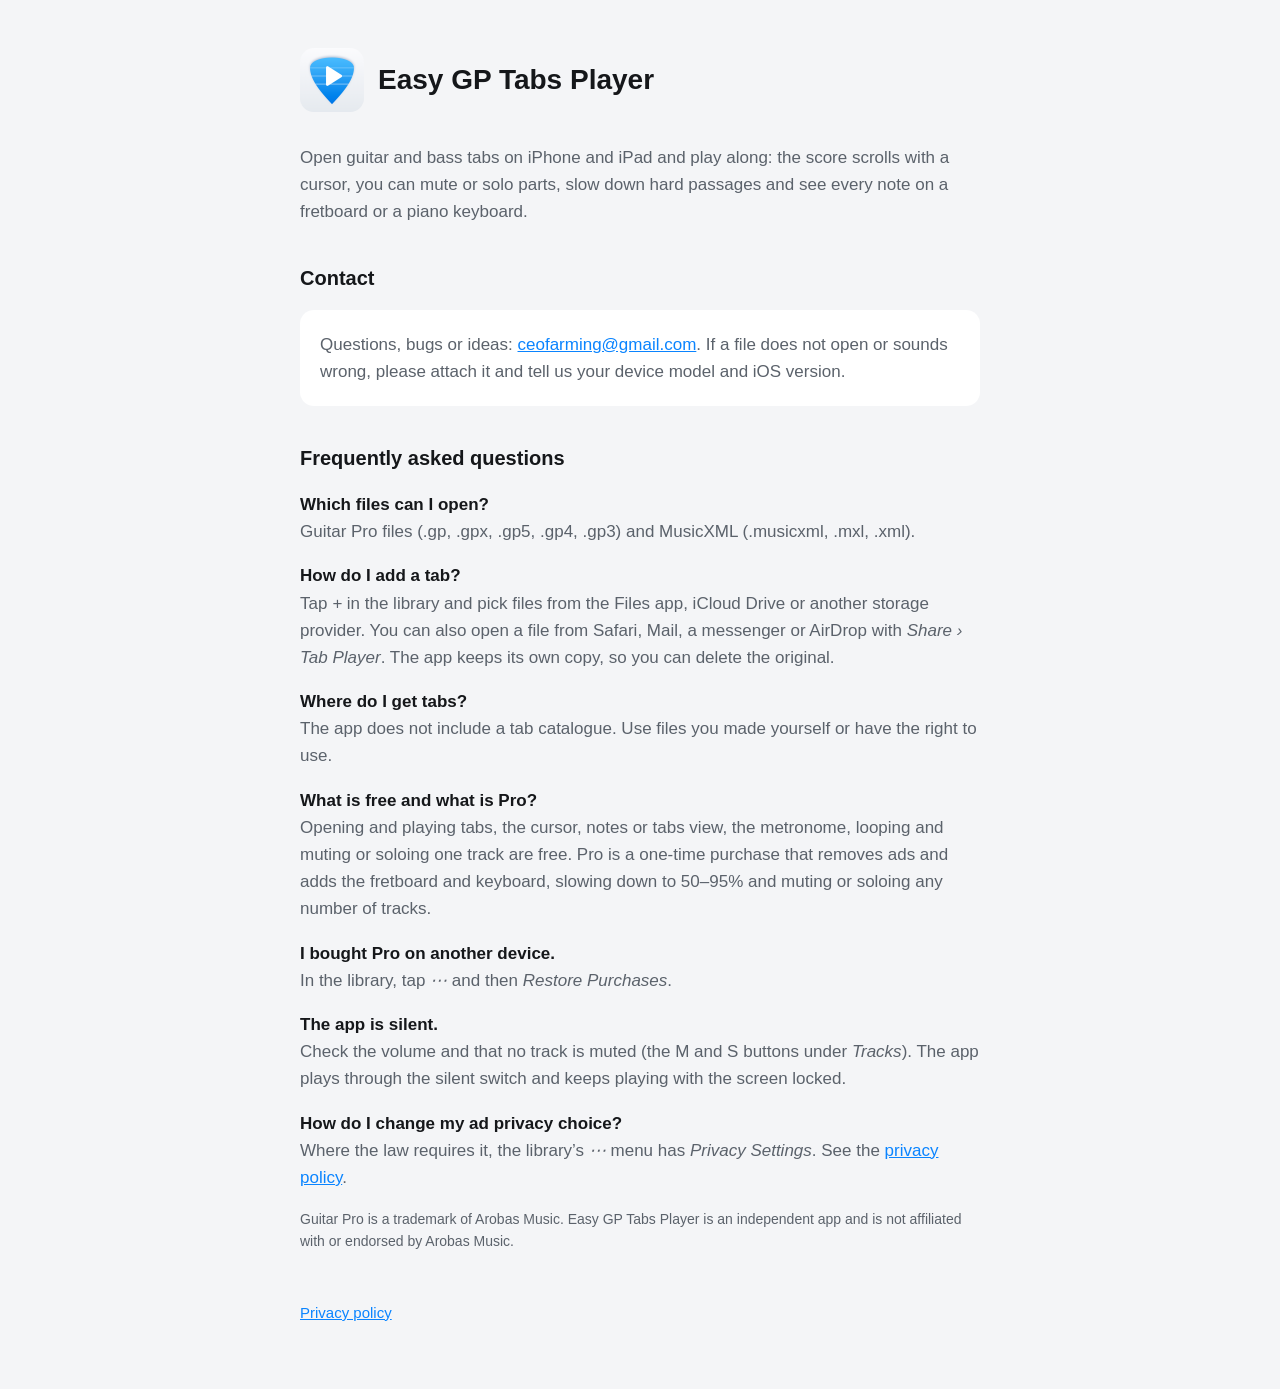
<file: tab-player/index.html>
<!doctype html>
<html lang="en">
<head>
  <meta charset="utf-8">
  <meta name="viewport" content="width=device-width, initial-scale=1">
  <title>Easy GP Tabs Player — Support</title>
  <meta name="description" content="Help and contact for Easy GP Tabs Player for iPhone and iPad.">
  <link rel="stylesheet" href="style.css">
</head>
<body>
<main>
  <header>
    <img src="icon.png" alt="">
    <h1>Easy GP Tabs Player</h1>
  </header>

  <p>Open guitar and bass tabs on iPhone and iPad and play along: the score scrolls with a cursor, you can
  mute or solo parts, slow down hard passages and see every note on a fretboard or a piano keyboard.</p>

  <h2>Contact</h2>
  <div class="card">
    <p>Questions, bugs or ideas: <a href="mailto:ceofarming@gmail.com">ceofarming@gmail.com</a>.
    If a file does not open or sounds wrong, please attach it and tell us your device model and iOS version.</p>
  </div>

  <h2>Frequently asked questions</h2>

  <p><strong>Which files can I open?</strong><br>
  Guitar Pro files (.gp, .gpx, .gp5, .gp4, .gp3) and MusicXML (.musicxml, .mxl, .xml).</p>

  <p><strong>How do I add a tab?</strong><br>
  Tap <em>+</em> in the library and pick files from the Files app, iCloud Drive or another storage provider.
  You can also open a file from Safari, Mail, a messenger or AirDrop with <em>Share › Tab Player</em>.
  The app keeps its own copy, so you can delete the original.</p>

  <p><strong>Where do I get tabs?</strong><br>
  The app does not include a tab catalogue. Use files you made yourself or have the right to use.</p>

  <p><strong>What is free and what is Pro?</strong><br>
  Opening and playing tabs, the cursor, notes or tabs view, the metronome, looping and muting or soloing one
  track are free. Pro is a one-time purchase that removes ads and adds the fretboard and keyboard, slowing down
  to 50–95% and muting or soloing any number of tracks.</p>

  <p><strong>I bought Pro on another device.</strong><br>
  In the library, tap <em>⋯</em> and then <em>Restore Purchases</em>.</p>

  <p><strong>The app is silent.</strong><br>
  Check the volume and that no track is muted (the M and S buttons under <em>Tracks</em>). The app plays through
  the silent switch and keeps playing with the screen locked.</p>

  <p><strong>How do I change my ad privacy choice?</strong><br>
  Where the law requires it, the library’s <em>⋯</em> menu has <em>Privacy Settings</em>. See the
  <a href="privacy.html">privacy policy</a>.</p>

  <p class="small">Guitar Pro is a trademark of Arobas Music. Easy GP Tabs Player is an independent app and is
  not affiliated with or endorsed by Arobas Music.</p>

  <nav>
    <a href="privacy.html">Privacy policy</a>
  </nav>
</main>
</body>
</html>
</file>
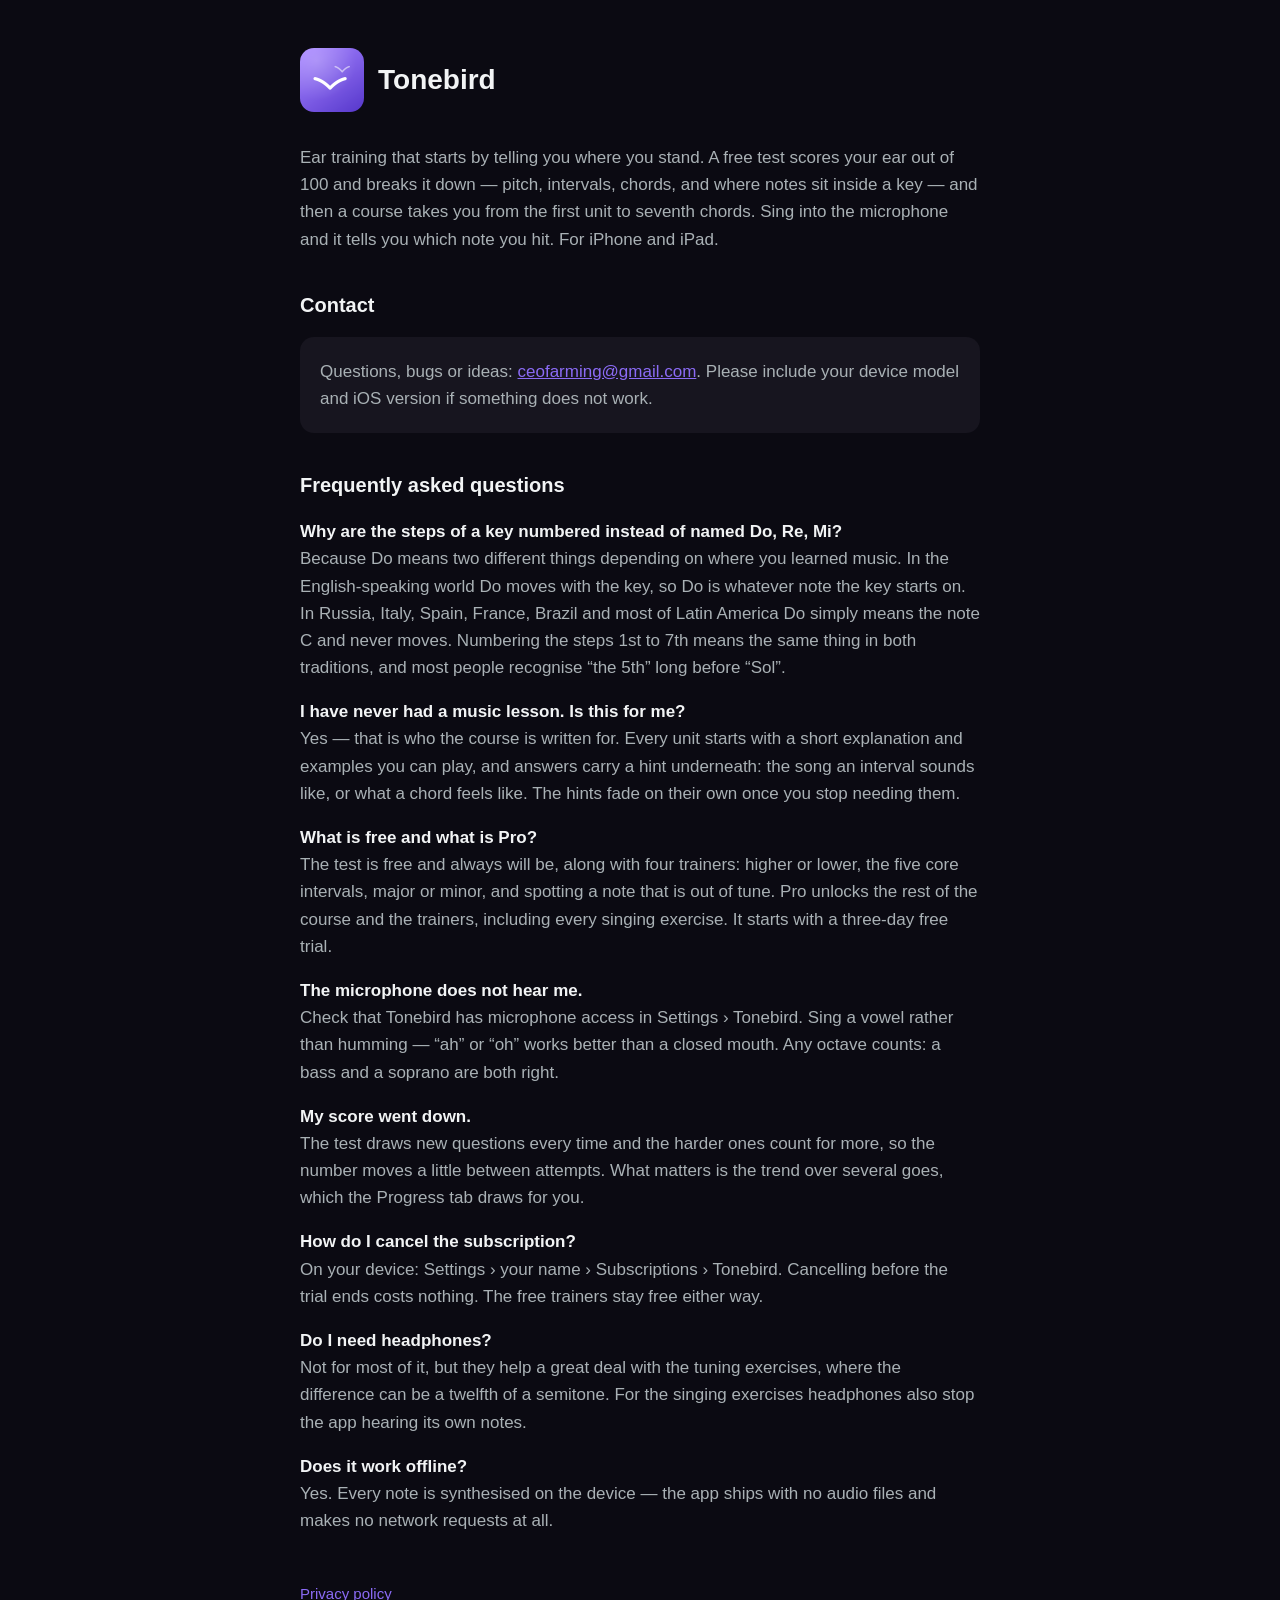
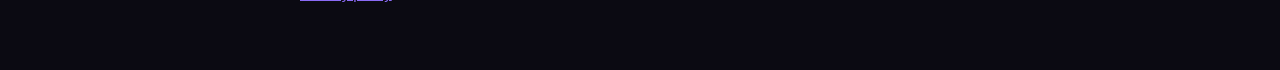
<file: tonebird/index.html>
<!doctype html>
<html lang="en">
<head>
  <meta charset="utf-8">
  <meta name="viewport" content="width=device-width, initial-scale=1">
  <title>Tonebird — Support</title>
  <meta name="description" content="Help and contact for Tonebird, an ear training app for iPhone and iPad.">
  <link rel="stylesheet" href="style.css">
</head>
<body>
<main>
  <header>
    <img src="icon.png" alt="">
    <h1>Tonebird</h1>
  </header>

  <p>Ear training that starts by telling you where you stand. A free test scores your ear out of 100 and
  breaks it down — pitch, intervals, chords, and where notes sit inside a key — and then a course takes you
  from the first unit to seventh chords. Sing into the microphone and it tells you which note you hit.
  For iPhone and iPad.</p>

  <h2>Contact</h2>
  <div class="card">
    <p>Questions, bugs or ideas: <a href="mailto:ceofarming@gmail.com">ceofarming@gmail.com</a>.
    Please include your device model and iOS version if something does not work.</p>
  </div>

  <h2>Frequently asked questions</h2>

  <p><strong>Why are the steps of a key numbered instead of named Do, Re, Mi?</strong><br>
  Because Do means two different things depending on where you learned music. In the English-speaking
  world Do moves with the key, so Do is whatever note the key starts on. In Russia, Italy, Spain, France,
  Brazil and most of Latin America Do simply means the note C and never moves. Numbering the steps 1st to
  7th means the same thing in both traditions, and most people recognise “the 5th” long before “Sol”.</p>

  <p><strong>I have never had a music lesson. Is this for me?</strong><br>
  Yes — that is who the course is written for. Every unit starts with a short explanation and examples you
  can play, and answers carry a hint underneath: the song an interval sounds like, or what a chord feels
  like. The hints fade on their own once you stop needing them.</p>

  <p><strong>What is free and what is Pro?</strong><br>
  The test is free and always will be, along with four trainers: higher or lower, the five core intervals,
  major or minor, and spotting a note that is out of tune. Pro unlocks the rest of the course and the
  trainers, including every singing exercise. It starts with a three-day free trial.</p>

  <p><strong>The microphone does not hear me.</strong><br>
  Check that Tonebird has microphone access in Settings › Tonebird. Sing a vowel rather than humming — “ah”
  or “oh” works better than a closed mouth. Any octave counts: a bass and a soprano are both right.</p>

  <p><strong>My score went down.</strong><br>
  The test draws new questions every time and the harder ones count for more, so the number moves a little
  between attempts. What matters is the trend over several goes, which the Progress tab draws for you.</p>

  <p><strong>How do I cancel the subscription?</strong><br>
  On your device: Settings › your name › Subscriptions › Tonebird. Cancelling before the trial ends costs
  nothing. The free trainers stay free either way.</p>

  <p><strong>Do I need headphones?</strong><br>
  Not for most of it, but they help a great deal with the tuning exercises, where the difference can be a
  twelfth of a semitone. For the singing exercises headphones also stop the app hearing its own notes.</p>

  <p><strong>Does it work offline?</strong><br>
  Yes. Every note is synthesised on the device — the app ships with no audio files and makes no network
  requests at all.</p>

  <nav>
    <a href="privacy.html">Privacy policy</a>
  </nav>
</main>
</body>
</html>
</file>
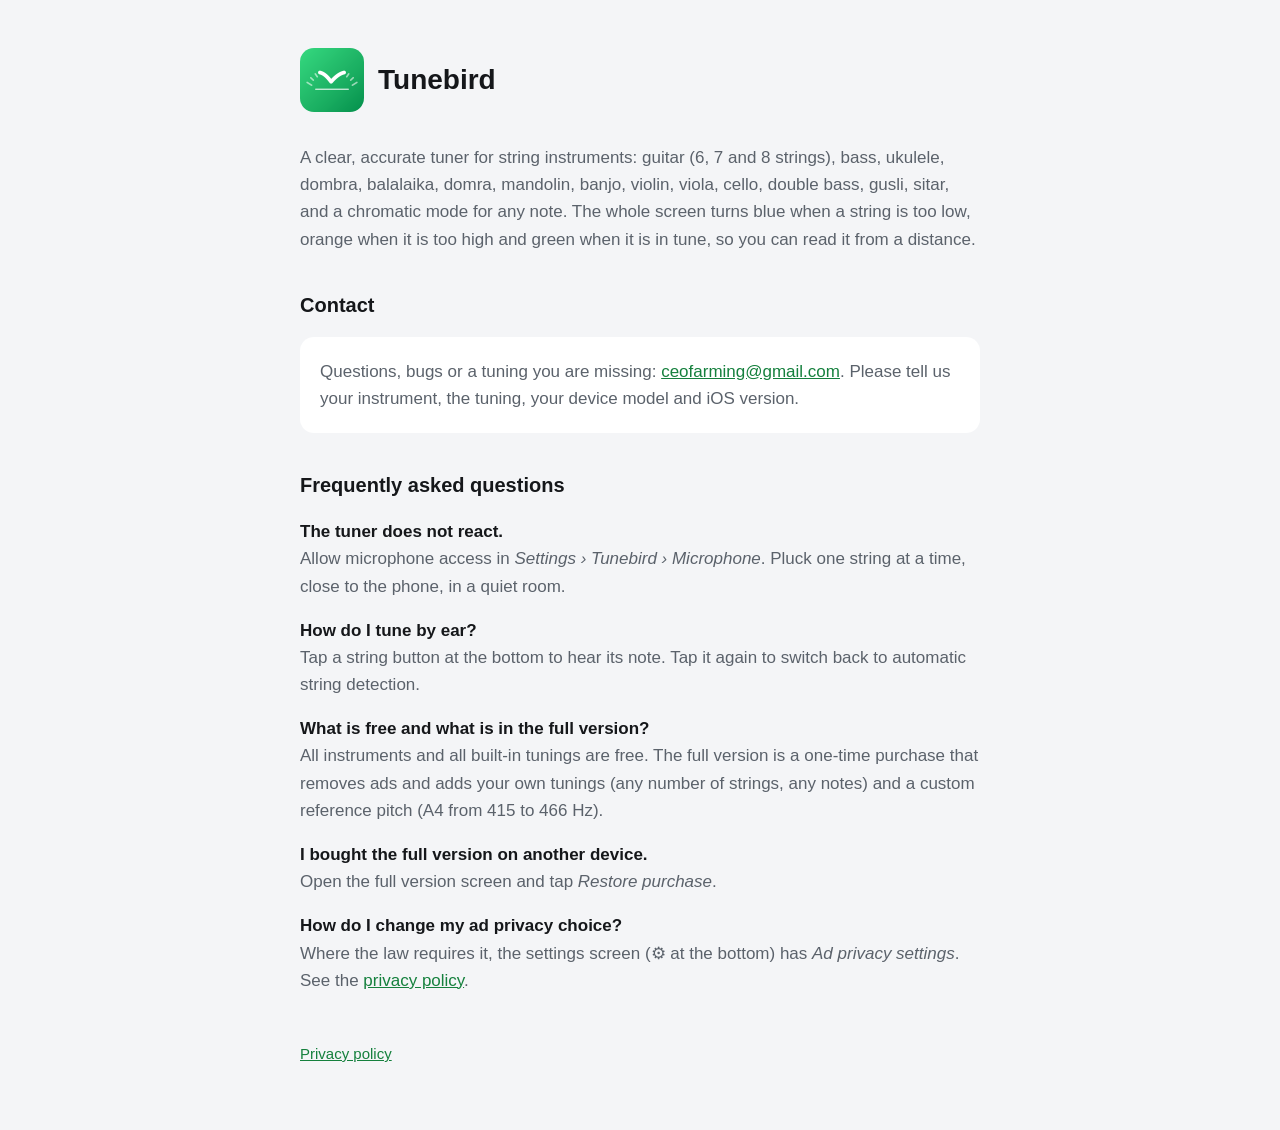
<file: tuner/index.html>
<!doctype html>
<html lang="en">
<head>
  <meta charset="utf-8">
  <meta name="viewport" content="width=device-width, initial-scale=1">
  <title>Tunebird — Support</title>
  <meta name="description" content="Help and contact for Tunebird, a tuner for guitar, bass, ukulele, dombra and other string instruments.">
  <link rel="stylesheet" href="style.css">
</head>
<body>
<main>
  <header>
    <img src="icon.png" alt="">
    <h1>Tunebird</h1>
  </header>

  <p>A clear, accurate tuner for string instruments: guitar (6, 7 and 8 strings), bass, ukulele, dombra,
  balalaika, domra, mandolin, banjo, violin, viola, cello, double bass, gusli, sitar, and a chromatic mode for
  any note. The whole screen turns blue when a string is too low, orange when it is too high and green when it
  is in tune, so you can read it from a distance.</p>

  <h2>Contact</h2>
  <div class="card">
    <p>Questions, bugs or a tuning you are missing: <a href="mailto:ceofarming@gmail.com">ceofarming@gmail.com</a>.
    Please tell us your instrument, the tuning, your device model and iOS version.</p>
  </div>

  <h2>Frequently asked questions</h2>

  <p><strong>The tuner does not react.</strong><br>
  Allow microphone access in <em>Settings › Tunebird › Microphone</em>. Pluck one string at a time, close to the
  phone, in a quiet room.</p>

  <p><strong>How do I tune by ear?</strong><br>
  Tap a string button at the bottom to hear its note. Tap it again to switch back to automatic string detection.</p>

  <p><strong>What is free and what is in the full version?</strong><br>
  All instruments and all built-in tunings are free. The full version is a one-time purchase that removes ads
  and adds your own tunings (any number of strings, any notes) and a custom reference pitch (A4 from 415 to 466 Hz).</p>

  <p><strong>I bought the full version on another device.</strong><br>
  Open the full version screen and tap <em>Restore purchase</em>.</p>

  <p><strong>How do I change my ad privacy choice?</strong><br>
  Where the law requires it, the settings screen (⚙ at the bottom) has <em>Ad privacy settings</em>. See the
  <a href="privacy.html">privacy policy</a>.</p>

  <nav>
    <a href="privacy.html">Privacy policy</a>
  </nav>
</main>
</body>
</html>
</file>
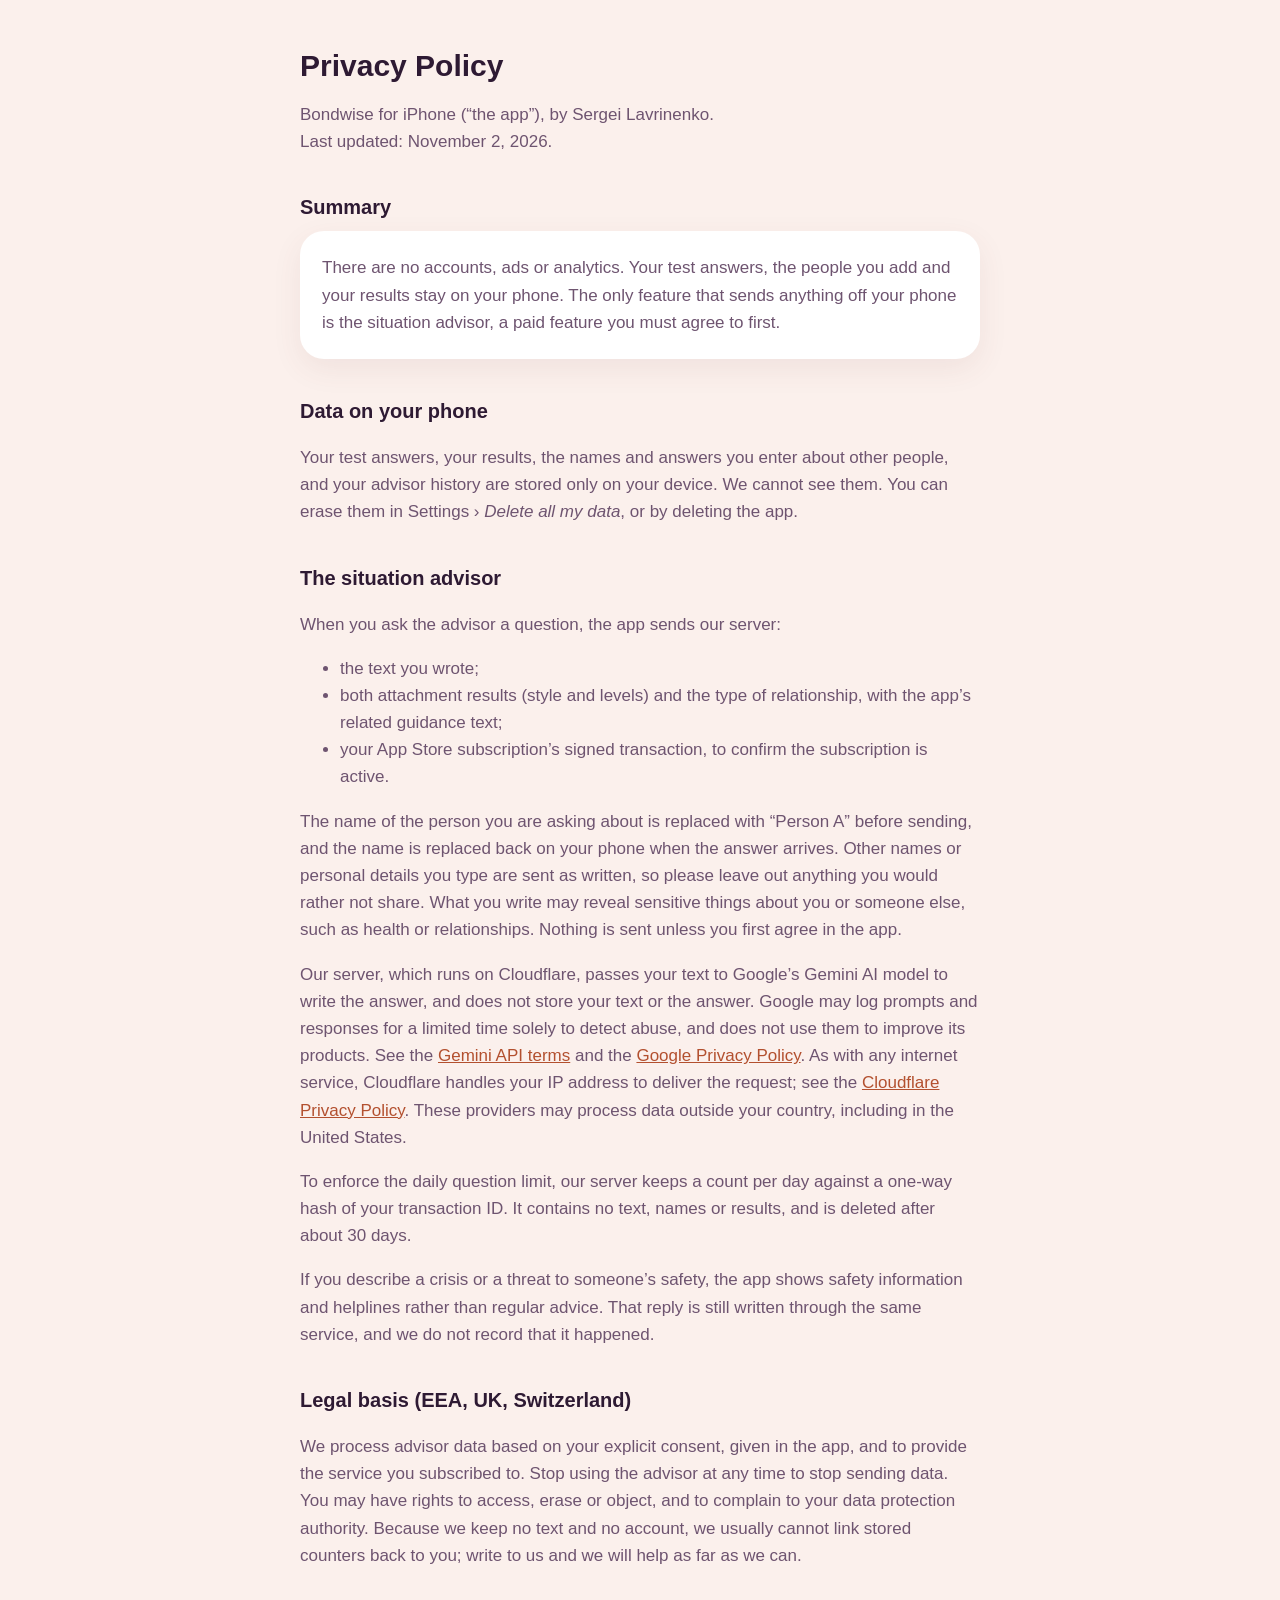
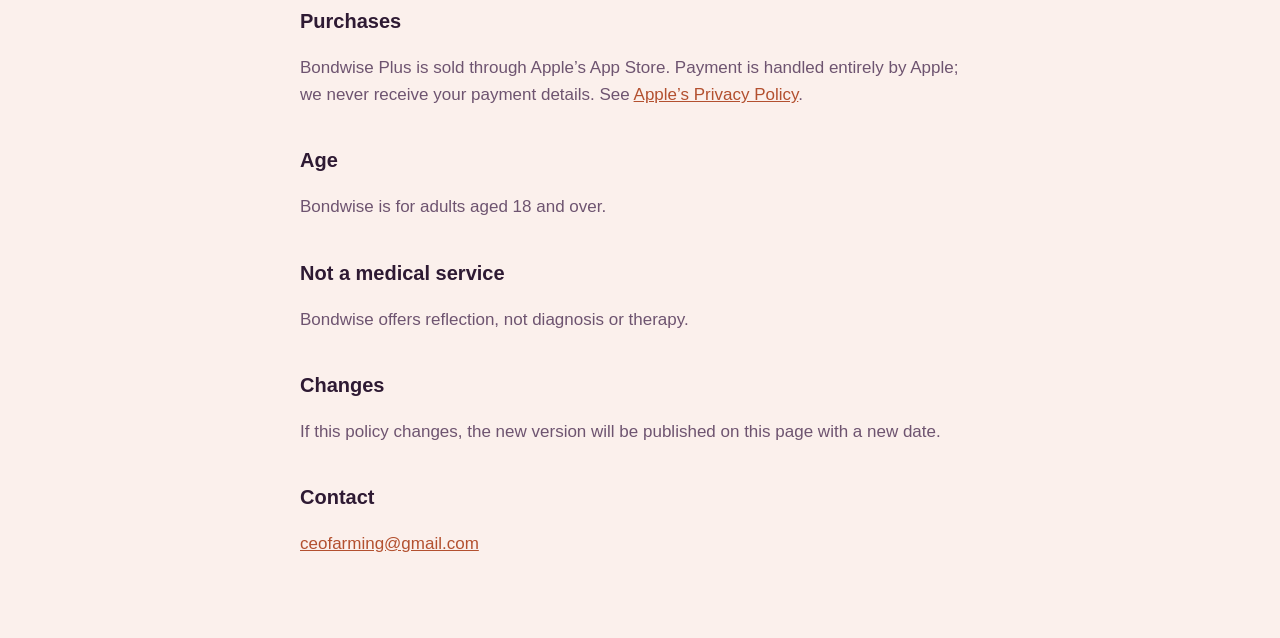
<file: bondwise/privacy.html>
<!doctype html>
<html lang="en">
<head>
  <meta charset="utf-8">
  <meta name="viewport" content="width=device-width, initial-scale=1">
  <title>Privacy Policy — Bondwise</title>
  <style>
    :root { --bg:#fbf0ec; --ink:#2e1a33; --soft:#6e5470; --link:#b3502f; --card:#fff; }
    * { box-sizing:border-box; }
    body { margin:0; background:var(--bg); color:var(--ink); font:17px/1.6 ui-rounded,-apple-system,BlinkMacSystemFont,"Segoe UI",Roboto,sans-serif; }
    main { max-width:720px; margin:0 auto; padding:48px 20px 64px; }
    h1 { font-size:30px; line-height:1.2; margin:0 0 8px; }
    h2 { font-size:20px; margin:36px 0 8px; }
    p, li { color:var(--soft); }
    a { color:var(--link); }
    .card { background:var(--card); border-radius:24px; padding:6px 22px; box-shadow:0 10px 30px rgb(120 60 60 / .08); }
  </style>
</head>
<body>
<main>
  <h1>Privacy Policy</h1>
  <p>Bondwise for iPhone (“the app”), by Sergei Lavrinenko.<br>
  Last updated: November 2, 2026.</p>

  <h2>Summary</h2>
  <div class="card">
    <p>There are no accounts, ads or analytics. Your test answers, the people you add and your results stay on your
    phone. The only feature that sends anything off your phone is the situation advisor, a paid feature you must
    agree to first.</p>
  </div>

  <h2>Data on your phone</h2>
  <p>Your test answers, your results, the names and answers you enter about other people, and your advisor history
  are stored only on your device. We cannot see them. You can erase them in Settings › <em>Delete all my data</em>,
  or by deleting the app.</p>

  <h2>The situation advisor</h2>
  <p>When you ask the advisor a question, the app sends our server:</p>
  <ul>
    <li>the text you wrote;</li>
    <li>both attachment results (style and levels) and the type of relationship, with the app’s related guidance text;</li>
    <li>your App Store subscription’s signed transaction, to confirm the subscription is active.</li>
  </ul>
  <p>The name of the person you are asking about is replaced with “Person A” before sending, and the name is replaced
  back on your phone when the answer arrives. Other names or personal details you type are sent as written, so please
  leave out anything you would rather not share. What you write may reveal sensitive things about you or someone else,
  such as health or relationships. Nothing is sent unless you first agree in the app.</p>
  <p>Our server, which runs on Cloudflare, passes your text to Google’s Gemini AI model to write the answer, and does
  not store your text or the answer. Google may log prompts and responses for a limited time solely to detect abuse,
  and does not use them to improve its products. See the
  <a href="https://ai.google.dev/gemini-api/terms">Gemini API terms</a> and the
  <a href="https://policies.google.com/privacy">Google Privacy Policy</a>. As with any internet service, Cloudflare
  handles your IP address to deliver the request; see the
  <a href="https://www.cloudflare.com/privacypolicy/">Cloudflare Privacy Policy</a>. These providers may process data
  outside your country, including in the United States.</p>
  <p>To enforce the daily question limit, our server keeps a count per day against a one-way hash of your transaction
  ID. It contains no text, names or results, and is deleted after about 30 days.</p>
  <p>If you describe a crisis or a threat to someone’s safety, the app shows safety information and helplines rather
  than regular advice. That reply is still written through the same service, and we do not record that it happened.</p>

  <h2>Legal basis (EEA, UK, Switzerland)</h2>
  <p>We process advisor data based on your explicit consent, given in the app, and to provide the service you
  subscribed to. Stop using the advisor at any time to stop sending data. You may have rights to access, erase or
  object, and to complain to your data protection authority. Because we keep no text and no account, we usually
  cannot link stored counters back to you; write to us and we will help as far as we can.</p>

  <h2>Purchases</h2>
  <p>Bondwise Plus is sold through Apple’s App Store. Payment is handled entirely by Apple; we never receive your
  payment details. See <a href="https://www.apple.com/legal/privacy/">Apple’s Privacy Policy</a>.</p>

  <h2>Age</h2>
  <p>Bondwise is for adults aged 18 and over.</p>

  <h2>Not a medical service</h2>
  <p>Bondwise offers reflection, not diagnosis or therapy.</p>

  <h2>Changes</h2>
  <p>If this policy changes, the new version will be published on this page with a new date.</p>

  <h2>Contact</h2>
  <p><a href="mailto:ceofarming@gmail.com">ceofarming@gmail.com</a></p>
</main>
</body>
</html>
</file>
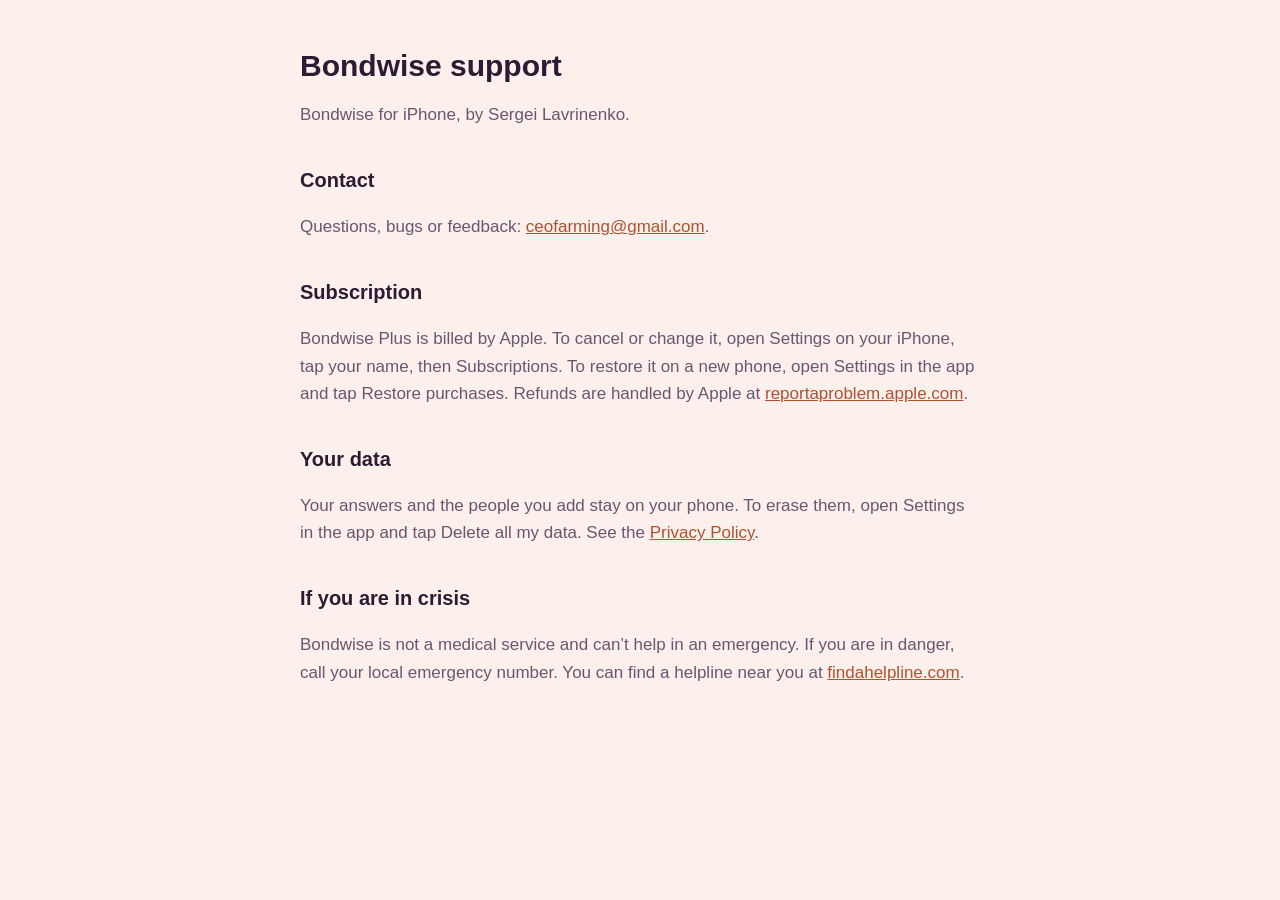
<file: bondwise/support.html>
<!doctype html>
<html lang="en">
<head>
  <meta charset="utf-8">
  <meta name="viewport" content="width=device-width, initial-scale=1">
  <title>Support — Bondwise</title>
  <style>
    :root { --bg:#fbf0ec; --ink:#2e1a33; --soft:#6e5470; --link:#b3502f; --card:#fff; }
    * { box-sizing:border-box; }
    body { margin:0; background:var(--bg); color:var(--ink); font:17px/1.6 ui-rounded,-apple-system,BlinkMacSystemFont,"Segoe UI",Roboto,sans-serif; }
    main { max-width:720px; margin:0 auto; padding:48px 20px 64px; }
    h1 { font-size:30px; line-height:1.2; margin:0 0 8px; }
    h2 { font-size:20px; margin:36px 0 8px; }
    p, li { color:var(--soft); }
    a { color:var(--link); }
    .card { background:var(--card); border-radius:24px; padding:6px 22px; box-shadow:0 10px 30px rgb(120 60 60 / .08); }
  </style>
</head>
<body>
<main>
  <h1>Bondwise support</h1>
  <p>Bondwise for iPhone, by Sergei Lavrinenko.</p>

  <h2>Contact</h2>
  <p>Questions, bugs or feedback: <a href="mailto:ceofarming@gmail.com">ceofarming@gmail.com</a>.</p>

  <h2>Subscription</h2>
  <p>Bondwise Plus is billed by Apple. To cancel or change it, open Settings on your iPhone, tap your name, then Subscriptions. To restore it on a new phone, open Settings in the app and tap Restore purchases. Refunds are handled by Apple at <a href="https://reportaproblem.apple.com">reportaproblem.apple.com</a>.</p>

  <h2>Your data</h2>
  <p>Your answers and the people you add stay on your phone. To erase them, open Settings in the app and tap Delete all my data. See the <a href="privacy.html">Privacy Policy</a>.</p>

  <h2>If you are in crisis</h2>
  <p>Bondwise is not a medical service and can’t help in an emergency. If you are in danger, call your local emergency number. You can find a helpline near you at <a href="https://findahelpline.com">findahelpline.com</a>.</p>
</main>
</body>
</html>
</file>
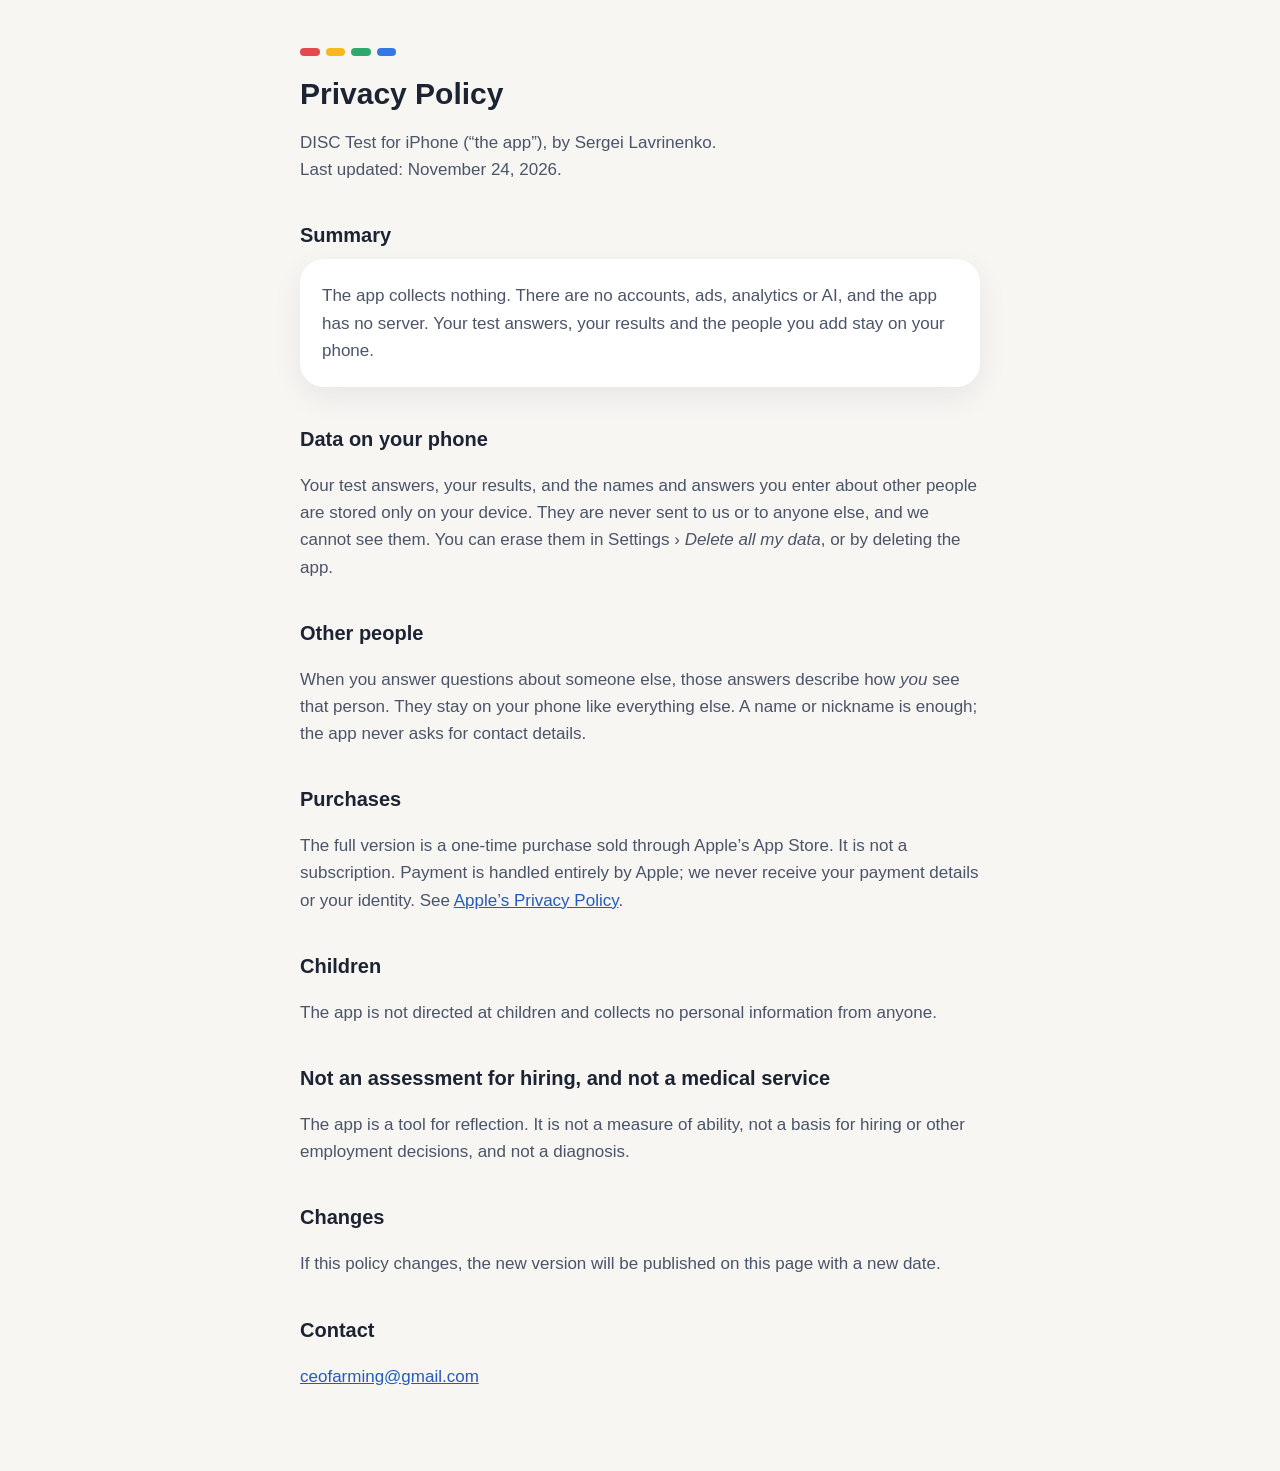
<file: disctest/privacy.html>
<!doctype html>
<html lang="en">
<head>
  <meta charset="utf-8">
  <meta name="viewport" content="width=device-width, initial-scale=1">
  <title>Privacy Policy — DISC Test</title>
  <style>
    :root { --bg:#f7f6f3; --ink:#1c2333; --soft:#4b5468; --link:#245bb8; --card:#fff; }
    * { box-sizing:border-box; }
    body { margin:0; background:var(--bg); color:var(--ink); font:17px/1.6 ui-rounded,-apple-system,BlinkMacSystemFont,"Segoe UI",Roboto,sans-serif; }
    main { max-width:720px; margin:0 auto; padding:48px 20px 64px; }
    h1 { font-size:30px; line-height:1.2; margin:0 0 8px; }
    h2 { font-size:20px; margin:36px 0 8px; }
    p, li { color:var(--soft); }
    a { color:var(--link); }
    .card { background:var(--card); border-radius:24px; padding:6px 22px; box-shadow:0 10px 30px rgb(28 35 51 / .07); }
    .bar { display:flex; gap:6px; width:96px; height:8px; margin:0 0 20px; }
    .bar i { flex:1; border-radius:8px; }
  </style>
</head>
<body>
<main>
  <div class="bar"><i style="background:#e5484d"></i><i style="background:#f6b91c"></i><i style="background:#2ea86b"></i><i style="background:#3478e5"></i></div>
  <h1>Privacy Policy</h1>
  <p>DISC Test for iPhone (“the app”), by Sergei Lavrinenko.<br>
  Last updated: November 24, 2026.</p>

  <h2>Summary</h2>
  <div class="card">
    <p>The app collects nothing. There are no accounts, ads, analytics or AI, and the app has no server. Your test
    answers, your results and the people you add stay on your phone.</p>
  </div>

  <h2>Data on your phone</h2>
  <p>Your test answers, your results, and the names and answers you enter about other people are stored only on your
  device. They are never sent to us or to anyone else, and we cannot see them. You can erase them in
  Settings › <em>Delete all my data</em>, or by deleting the app.</p>

  <h2>Other people</h2>
  <p>When you answer questions about someone else, those answers describe how <em>you</em> see that person. They stay
  on your phone like everything else. A name or nickname is enough; the app never asks for contact details.</p>

  <h2>Purchases</h2>
  <p>The full version is a one-time purchase sold through Apple’s App Store. It is not a subscription. Payment is
  handled entirely by Apple; we never receive your payment details or your identity. See
  <a href="https://www.apple.com/legal/privacy/">Apple’s Privacy Policy</a>.</p>

  <h2>Children</h2>
  <p>The app is not directed at children and collects no personal information from anyone.</p>

  <h2>Not an assessment for hiring, and not a medical service</h2>
  <p>The app is a tool for reflection. It is not a measure of ability, not a basis for hiring or other employment
  decisions, and not a diagnosis.</p>

  <h2>Changes</h2>
  <p>If this policy changes, the new version will be published on this page with a new date.</p>

  <h2>Contact</h2>
  <p><a href="mailto:ceofarming@gmail.com">ceofarming@gmail.com</a></p>
</main>
</body>
</html>
</file>
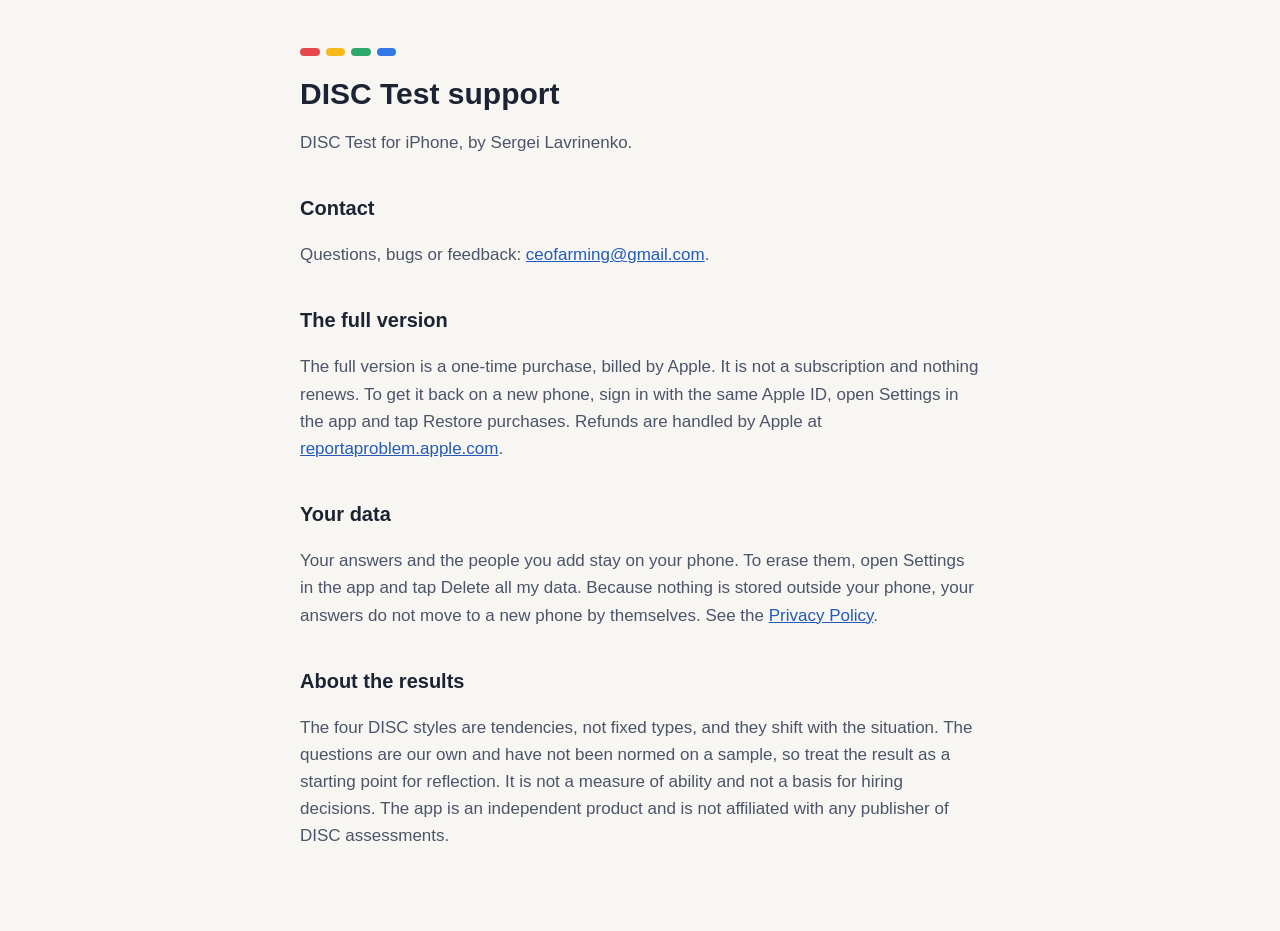
<file: disctest/support.html>
<!doctype html>
<html lang="en">
<head>
  <meta charset="utf-8">
  <meta name="viewport" content="width=device-width, initial-scale=1">
  <title>Support — DISC Test</title>
  <style>
    :root { --bg:#f7f6f3; --ink:#1c2333; --soft:#4b5468; --link:#245bb8; --card:#fff; }
    * { box-sizing:border-box; }
    body { margin:0; background:var(--bg); color:var(--ink); font:17px/1.6 ui-rounded,-apple-system,BlinkMacSystemFont,"Segoe UI",Roboto,sans-serif; }
    main { max-width:720px; margin:0 auto; padding:48px 20px 64px; }
    h1 { font-size:30px; line-height:1.2; margin:0 0 8px; }
    h2 { font-size:20px; margin:36px 0 8px; }
    p, li { color:var(--soft); }
    a { color:var(--link); }
    .card { background:var(--card); border-radius:24px; padding:6px 22px; box-shadow:0 10px 30px rgb(28 35 51 / .07); }
    .bar { display:flex; gap:6px; width:96px; height:8px; margin:0 0 20px; }
    .bar i { flex:1; border-radius:8px; }
  </style>
</head>
<body>
<main>
  <div class="bar"><i style="background:#e5484d"></i><i style="background:#f6b91c"></i><i style="background:#2ea86b"></i><i style="background:#3478e5"></i></div>
  <h1>DISC Test support</h1>
  <p>DISC Test for iPhone, by Sergei Lavrinenko.</p>

  <h2>Contact</h2>
  <p>Questions, bugs or feedback: <a href="mailto:ceofarming@gmail.com">ceofarming@gmail.com</a>.</p>

  <h2>The full version</h2>
  <p>The full version is a one-time purchase, billed by Apple. It is not a subscription and nothing renews. To get it
  back on a new phone, sign in with the same Apple ID, open Settings in the app and tap Restore purchases. Refunds are
  handled by Apple at <a href="https://reportaproblem.apple.com">reportaproblem.apple.com</a>.</p>

  <h2>Your data</h2>
  <p>Your answers and the people you add stay on your phone. To erase them, open Settings in the app and tap Delete all
  my data. Because nothing is stored outside your phone, your answers do not move to a new phone by themselves. See the
  <a href="privacy.html">Privacy Policy</a>.</p>

  <h2>About the results</h2>
  <p>The four DISC styles are tendencies, not fixed types, and they shift with the situation. The questions are our own
  and have not been normed on a sample, so treat the result as a starting point for reflection. It is not a measure of
  ability and not a basis for hiring decisions. The app is an independent product and is not affiliated with any
  publisher of DISC assessments.</p>
</main>
</body>
</html>
</file>
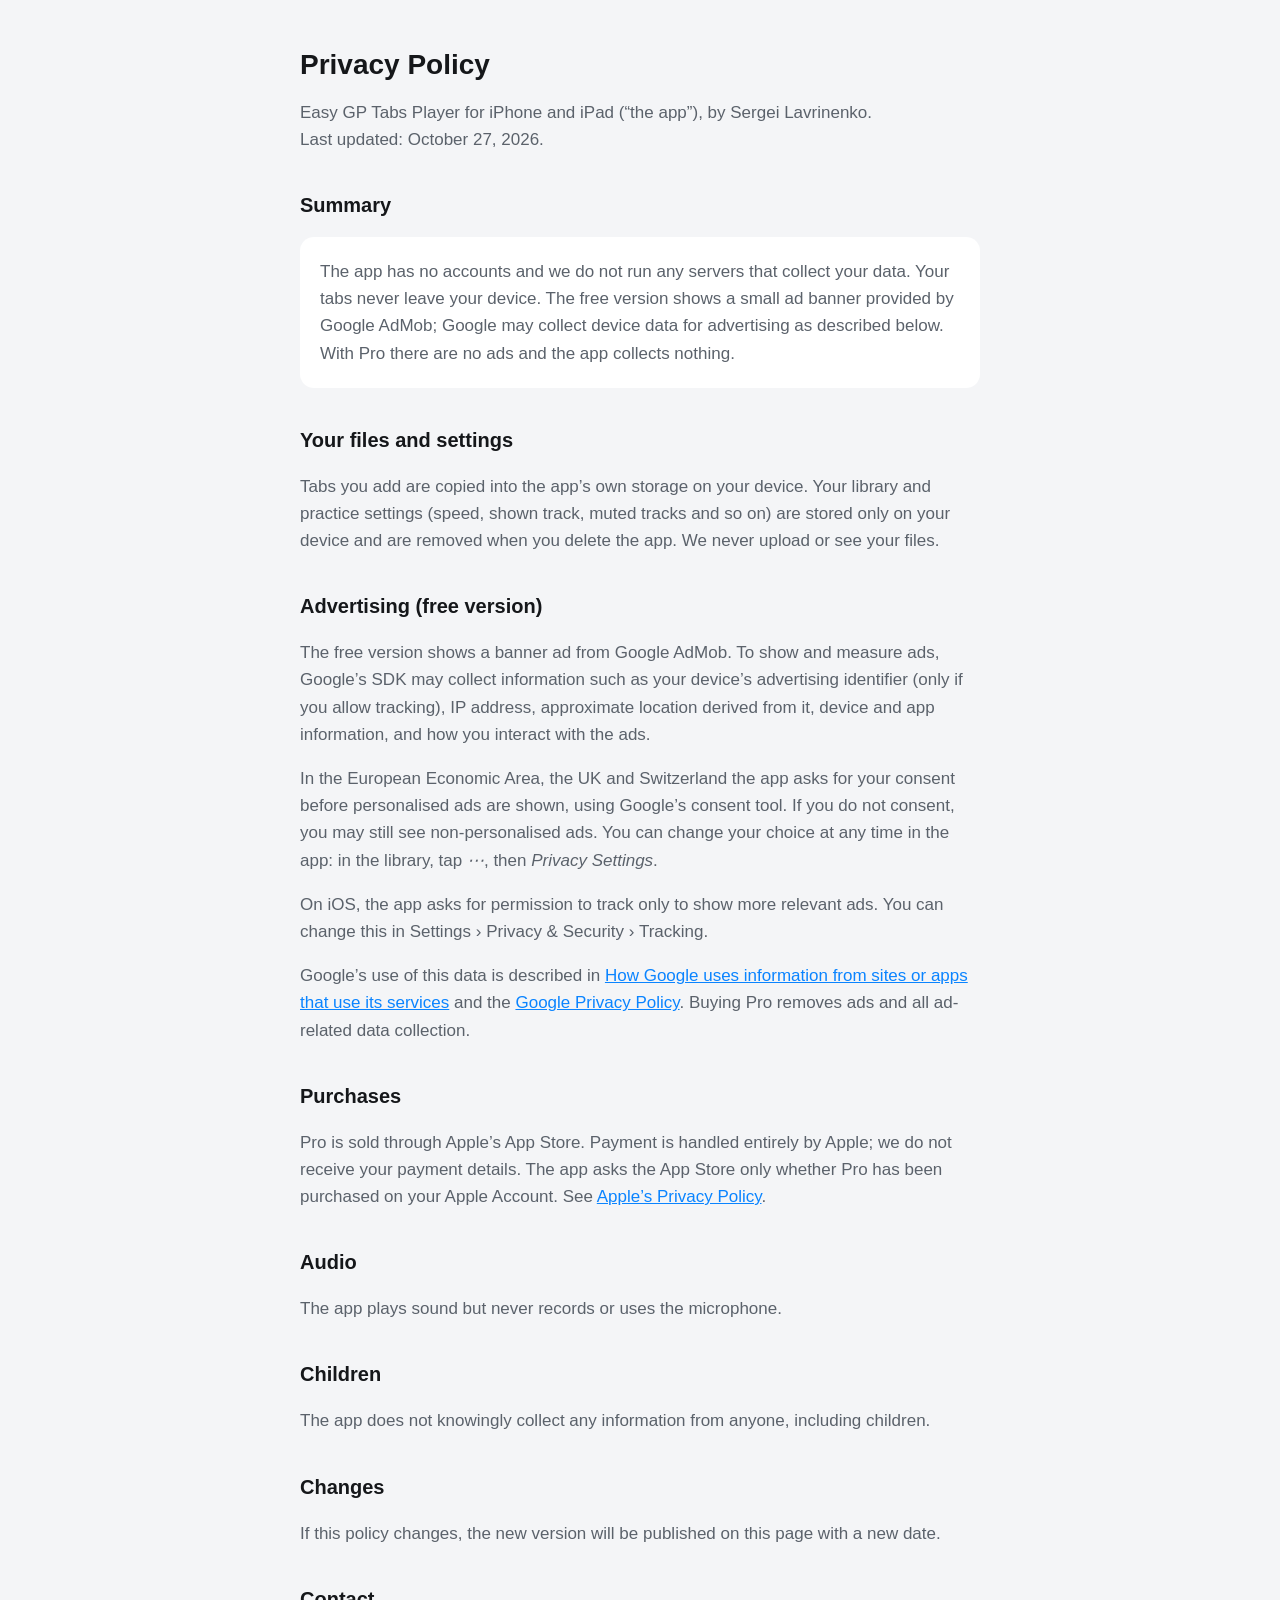
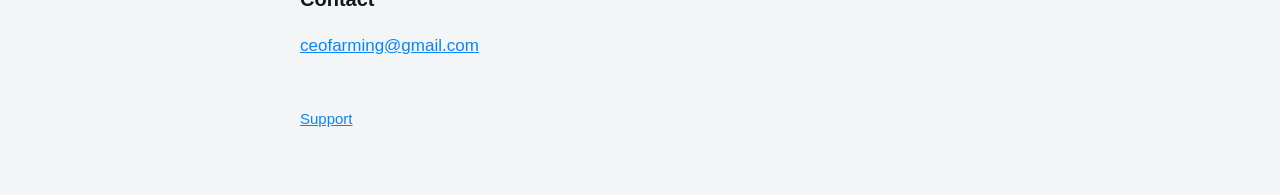
<file: tab-player/privacy.html>
<!doctype html>
<html lang="en">
<head>
  <meta charset="utf-8">
  <meta name="viewport" content="width=device-width, initial-scale=1">
  <title>Privacy Policy — Easy GP Tabs Player</title>
  <link rel="stylesheet" href="style.css">
</head>
<body>
<main>
  <h1>Privacy Policy</h1>
  <p>Easy GP Tabs Player for iPhone and iPad (“the app”), by Sergei Lavrinenko.<br>
  Last updated: October 27, 2026.</p>

  <h2>Summary</h2>
  <div class="card">
    <p>The app has no accounts and we do not run any servers that collect your data. Your tabs never leave
    your device. The free version shows a small ad banner provided by Google AdMob; Google may collect device
    data for advertising as described below. With Pro there are no ads and the app collects nothing.</p>
  </div>

  <h2>Your files and settings</h2>
  <p>Tabs you add are copied into the app’s own storage on your device. Your library and practice settings
  (speed, shown track, muted tracks and so on) are stored only on your device and are removed when you delete
  the app. We never upload or see your files.</p>

  <h2>Advertising (free version)</h2>
  <p>The free version shows a banner ad from Google AdMob. To show and measure ads, Google’s SDK may
  collect information such as your device’s advertising identifier (only if you allow tracking), IP address,
  approximate location derived from it, device and app information, and how you interact with the ads.</p>
  <p>In the European Economic Area, the UK and Switzerland the app asks for your consent before personalised
  ads are shown, using Google’s consent tool. If you do not consent, you may still see non-personalised ads.
  You can change your choice at any time in the app: in the library, tap <em>⋯</em>, then
  <em>Privacy Settings</em>.</p>
  <p>On iOS, the app asks for permission to track only to show more relevant ads. You can change this in
  Settings › Privacy &amp; Security › Tracking.</p>
  <p>Google’s use of this data is described in
  <a href="https://policies.google.com/technologies/partner-sites">How Google uses information from sites or
  apps that use its services</a> and the <a href="https://policies.google.com/privacy">Google Privacy Policy</a>.
  Buying Pro removes ads and all ad-related data collection.</p>

  <h2>Purchases</h2>
  <p>Pro is sold through Apple’s App Store. Payment is handled entirely by Apple; we do not receive your
  payment details. The app asks the App Store only whether Pro has been purchased on your Apple Account.
  See <a href="https://www.apple.com/legal/privacy/">Apple’s Privacy Policy</a>.</p>

  <h2>Audio</h2>
  <p>The app plays sound but never records or uses the microphone.</p>

  <h2>Children</h2>
  <p>The app does not knowingly collect any information from anyone, including children.</p>

  <h2>Changes</h2>
  <p>If this policy changes, the new version will be published on this page with a new date.</p>

  <h2>Contact</h2>
  <p><a href="mailto:ceofarming@gmail.com">ceofarming@gmail.com</a></p>

  <nav>
    <a href="index.html">Support</a>
  </nav>
</main>
</body>
</html>
</file>
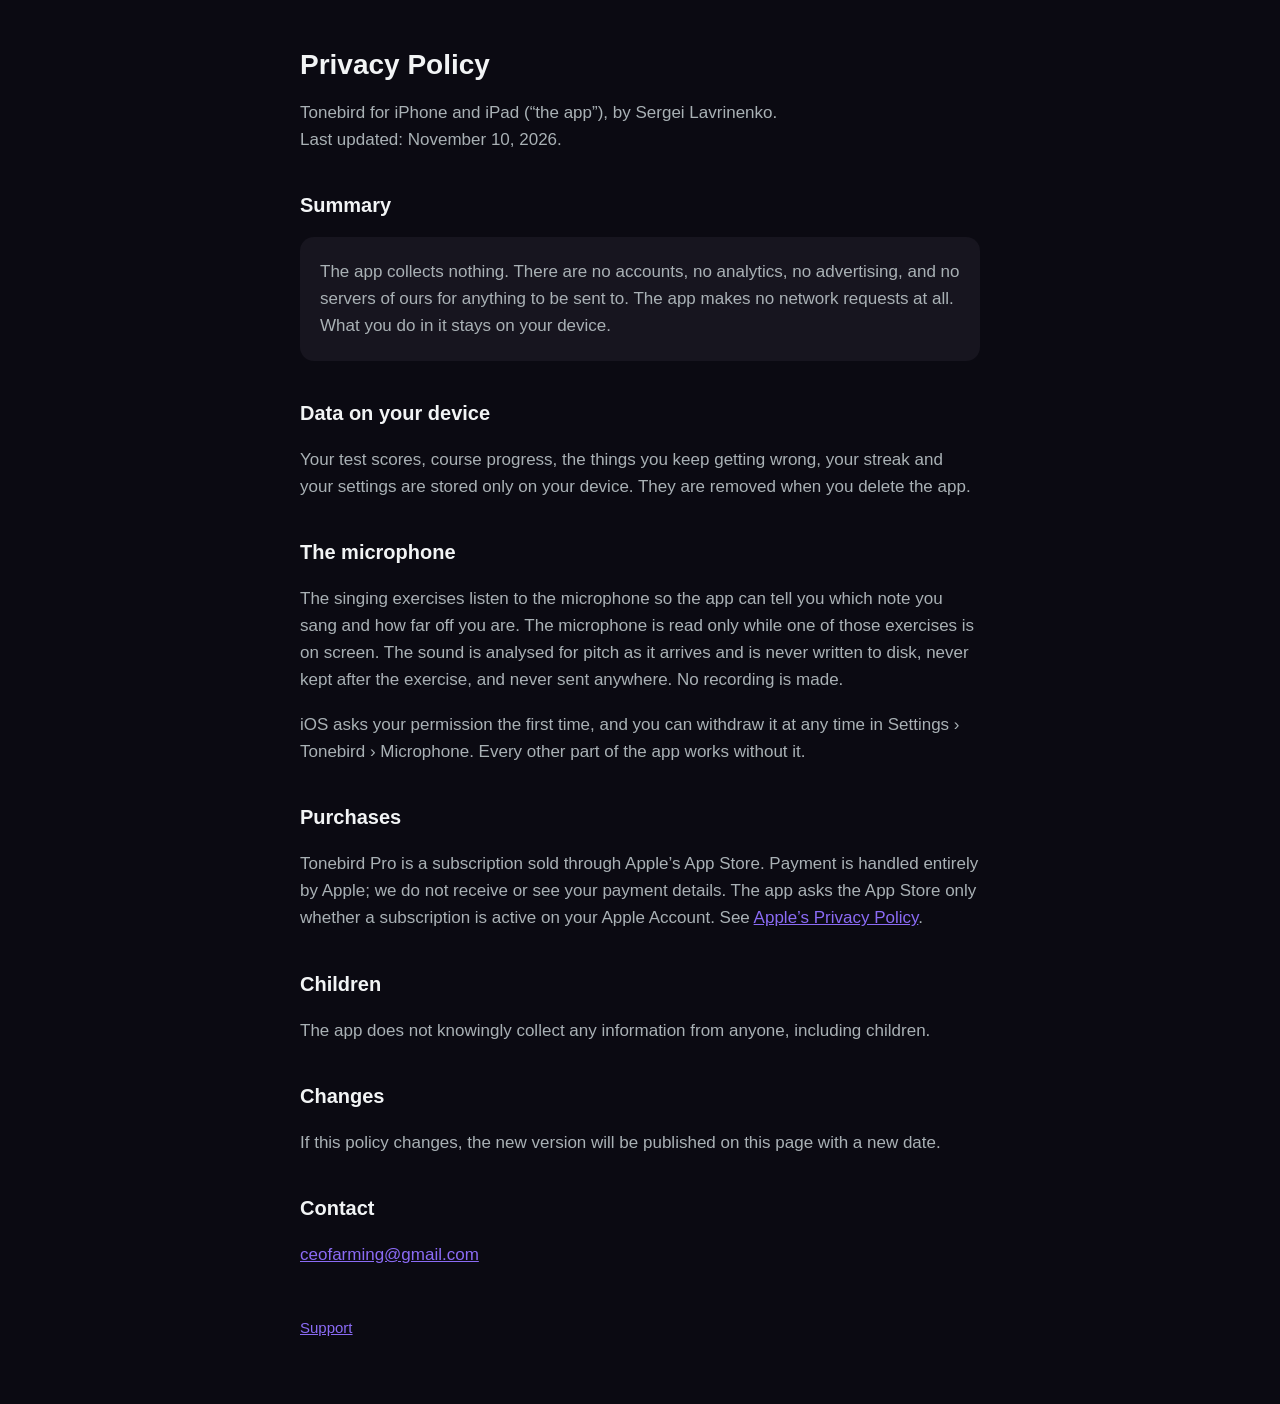
<file: tonebird/privacy.html>
<!doctype html>
<html lang="en">
<head>
  <meta charset="utf-8">
  <meta name="viewport" content="width=device-width, initial-scale=1">
  <title>Privacy Policy — Tonebird</title>
  <link rel="stylesheet" href="style.css">
</head>
<body>
<main>
  <h1>Privacy Policy</h1>
  <p>Tonebird for iPhone and iPad (“the app”), by Sergei Lavrinenko.<br>
  Last updated: November 10, 2026.</p>

  <h2>Summary</h2>
  <div class="card">
    <p>The app collects nothing. There are no accounts, no analytics, no advertising, and no servers of ours
    for anything to be sent to. The app makes no network requests at all. What you do in it stays on your
    device.</p>
  </div>

  <h2>Data on your device</h2>
  <p>Your test scores, course progress, the things you keep getting wrong, your streak and your settings are
  stored only on your device. They are removed when you delete the app.</p>

  <h2>The microphone</h2>
  <p>The singing exercises listen to the microphone so the app can tell you which note you sang and how far
  off you are. The microphone is read only while one of those exercises is on screen. The sound is analysed
  for pitch as it arrives and is never written to disk, never kept after the exercise, and never sent
  anywhere. No recording is made.</p>
  <p>iOS asks your permission the first time, and you can withdraw it at any time in Settings › Tonebird ›
  Microphone. Every other part of the app works without it.</p>

  <h2>Purchases</h2>
  <p>Tonebird Pro is a subscription sold through Apple’s App Store. Payment is handled entirely by Apple; we
  do not receive or see your payment details. The app asks the App Store only whether a subscription is
  active on your Apple Account. See <a href="https://www.apple.com/legal/privacy/">Apple’s Privacy
  Policy</a>.</p>

  <h2>Children</h2>
  <p>The app does not knowingly collect any information from anyone, including children.</p>

  <h2>Changes</h2>
  <p>If this policy changes, the new version will be published on this page with a new date.</p>

  <h2>Contact</h2>
  <p><a href="mailto:ceofarming@gmail.com">ceofarming@gmail.com</a></p>

  <nav>
    <a href="index.html">Support</a>
  </nav>
</main>
</body>
</html>
</file>
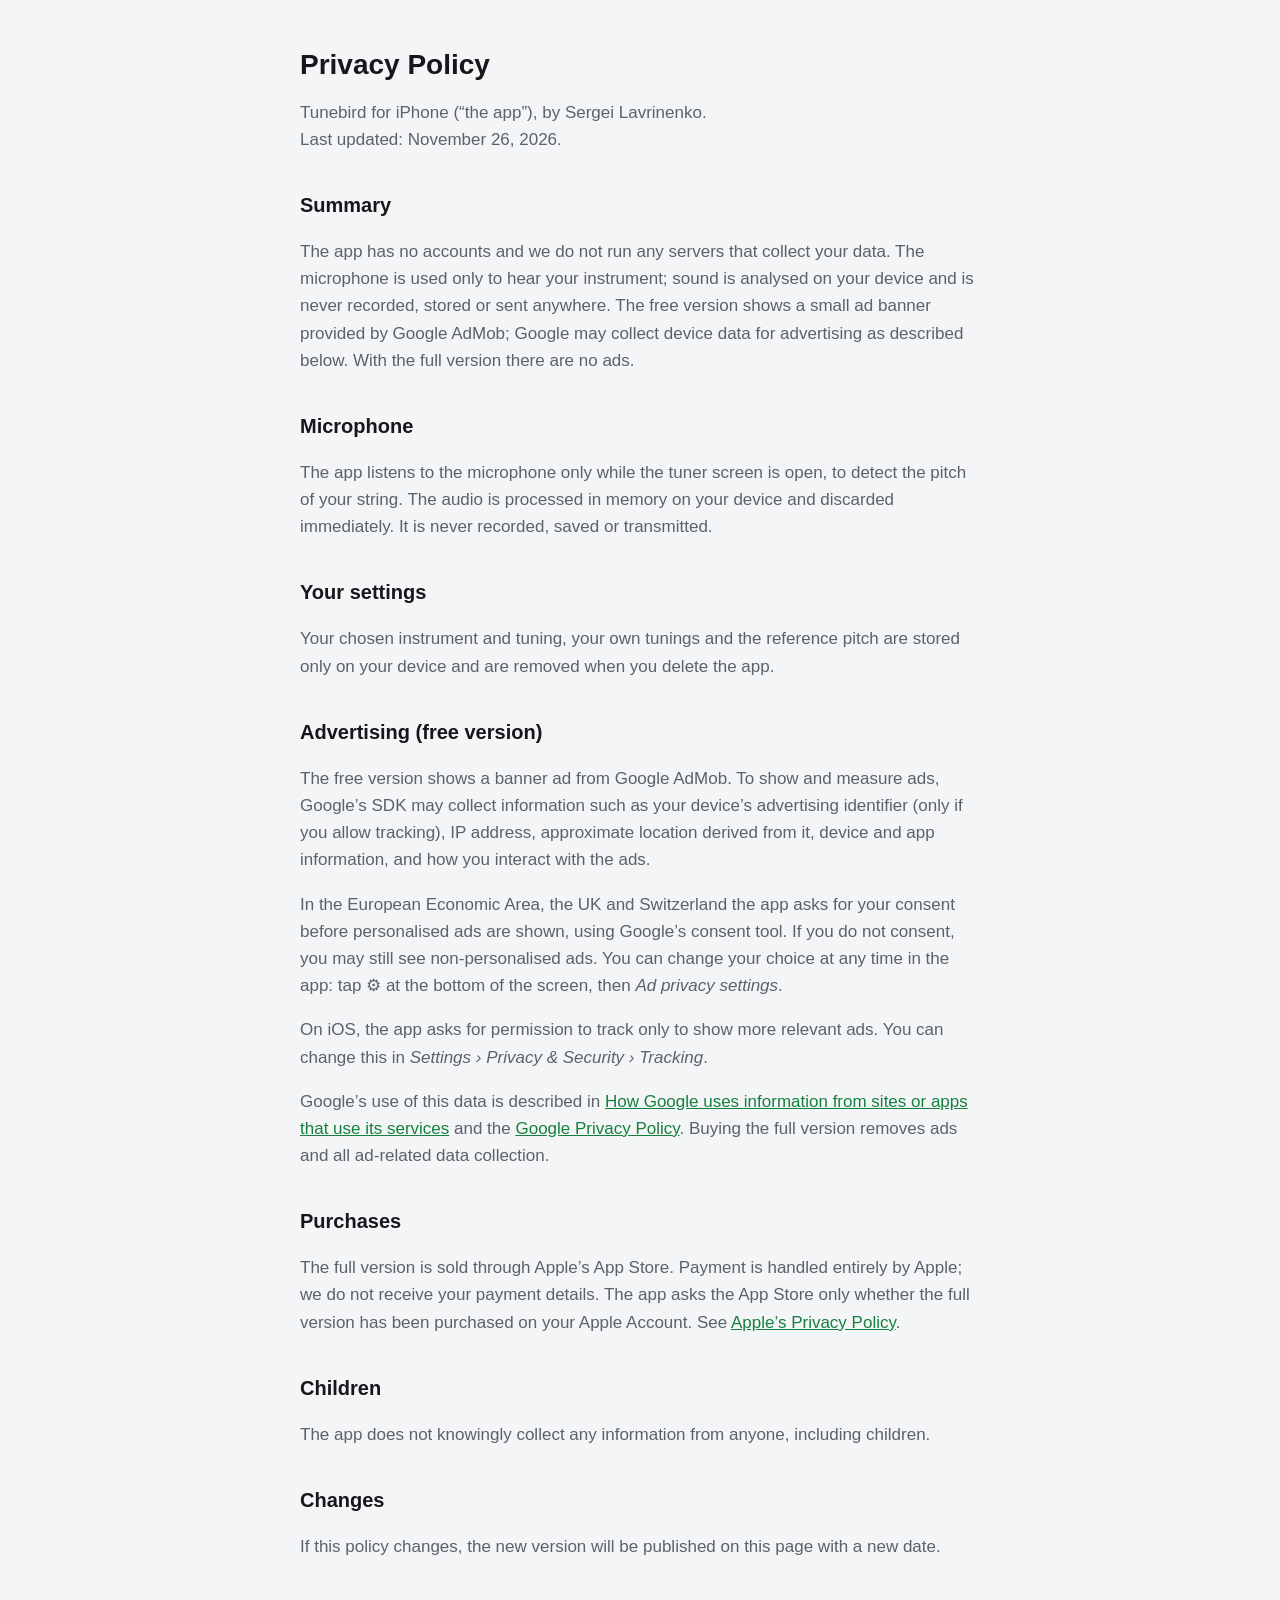
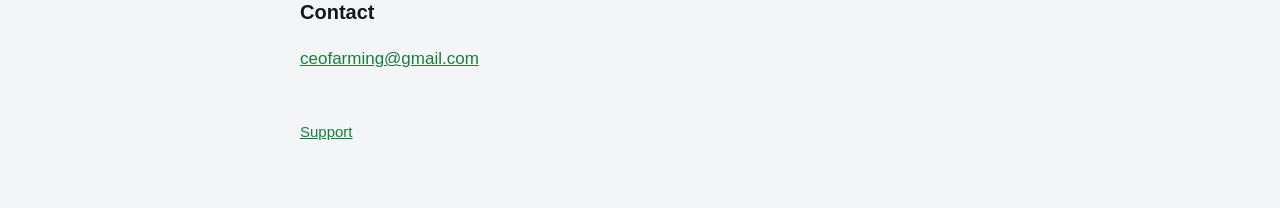
<file: tuner/privacy.html>
<!doctype html>
<html lang="en">
<head>
  <meta charset="utf-8">
  <meta name="viewport" content="width=device-width, initial-scale=1">
  <title>Privacy Policy — Tunebird</title>
  <link rel="stylesheet" href="style.css">
</head>
<body>
<main>
  <h1>Privacy Policy</h1>
  <p>Tunebird for iPhone (“the app”), by Sergei Lavrinenko.<br>Last updated: November 26, 2026.</p>

  <h2>Summary</h2>
  <p>The app has no accounts and we do not run any servers that collect your data. The microphone is used only
  to hear your instrument; sound is analysed on your device and is never recorded, stored or sent anywhere.
  The free version shows a small ad banner provided by Google AdMob; Google may collect device data for
  advertising as described below. With the full version there are no ads.</p>

  <h2>Microphone</h2>
  <p>The app listens to the microphone only while the tuner screen is open, to detect the pitch of your string.
  The audio is processed in memory on your device and discarded immediately. It is never recorded, saved or
  transmitted.</p>

  <h2>Your settings</h2>
  <p>Your chosen instrument and tuning, your own tunings and the reference pitch are stored only on your device
  and are removed when you delete the app.</p>

  <h2>Advertising (free version)</h2>
  <p>The free version shows a banner ad from Google AdMob. To show and measure ads, Google’s SDK may collect
  information such as your device’s advertising identifier (only if you allow tracking), IP address, approximate
  location derived from it, device and app information, and how you interact with the ads.</p>
  <p>In the European Economic Area, the UK and Switzerland the app asks for your consent before personalised ads
  are shown, using Google’s consent tool. If you do not consent, you may still see non-personalised ads. You can
  change your choice at any time in the app: tap ⚙ at the bottom of the screen, then <em>Ad privacy settings</em>.</p>
  <p>On iOS, the app asks for permission to track only to show more relevant ads. You can change this in
  <em>Settings › Privacy &amp; Security › Tracking</em>.</p>
  <p>Google’s use of this data is described in
  <a href="https://policies.google.com/technologies/partner-sites">How Google uses information from sites or apps
  that use its services</a> and the <a href="https://policies.google.com/privacy">Google Privacy Policy</a>.
  Buying the full version removes ads and all ad-related data collection.</p>

  <h2>Purchases</h2>
  <p>The full version is sold through Apple’s App Store. Payment is handled entirely by Apple; we do not receive
  your payment details. The app asks the App Store only whether the full version has been purchased on your Apple
  Account. See <a href="https://www.apple.com/legal/privacy/">Apple’s Privacy Policy</a>.</p>

  <h2>Children</h2>
  <p>The app does not knowingly collect any information from anyone, including children.</p>

  <h2>Changes</h2>
  <p>If this policy changes, the new version will be published on this page with a new date.</p>

  <h2>Contact</h2>
  <p><a href="mailto:ceofarming@gmail.com">ceofarming@gmail.com</a></p>

  <nav>
    <a href="index.html">Support</a>
  </nav>
</main>
</body>
</html>
</file>
<file: tab-player/style.css>
:root {
  --bg: #f4f5f7;
  --text: #15171a;
  --muted: #5b626b;
  --accent: #0a84ff;
  --card: #ffffff;
}
@media (prefers-color-scheme: dark) {
  :root { --bg: #0b0c0e; --text: #f2f4f5; --muted: #a3aab2; --card: #17191c; }
}
* { box-sizing: border-box; }
body {
  margin: 0;
  background: var(--bg);
  color: var(--text);
  font: 17px/1.6 -apple-system, BlinkMacSystemFont, "Segoe UI", Roboto, sans-serif;
}
main { max-width: 720px; margin: 0 auto; padding: 48px 20px 64px; }
header { display: flex; align-items: center; gap: 14px; margin-bottom: 32px; }
header img { width: 64px; height: 64px; border-radius: 14px; }
h1 { font-size: 28px; line-height: 1.2; margin: 0; }
h2 { font-size: 20px; margin: 36px 0 8px; }
p, li { color: var(--muted); }
strong { color: var(--text); }
a { color: var(--accent); }
.card { background: var(--card); border-radius: 14px; padding: 4px 20px; margin: 16px 0; }
nav { margin-top: 48px; font-size: 15px; }
nav a { margin-right: 16px; }
.small { font-size: 14px; }
</file>
<file: tonebird/style.css>
:root {
  --bg: #0b0a12;
  --text: #f2f4f5;
  --muted: #a9b1b5;
  --accent: #8b6bf5;
  --card: #17151f;
}
* { box-sizing: border-box; }
body {
  margin: 0;
  background: var(--bg);
  color: var(--text);
  font: 17px/1.6 -apple-system, BlinkMacSystemFont, "Segoe UI", Roboto, sans-serif;
}
main { max-width: 720px; margin: 0 auto; padding: 48px 20px 64px; }
header { display: flex; align-items: center; gap: 14px; margin-bottom: 32px; }
header img { width: 64px; height: 64px; border-radius: 14px; }
h1 { font-size: 28px; line-height: 1.2; margin: 0; }
h2 { font-size: 20px; margin: 36px 0 8px; }
p, li { color: var(--muted); }
strong { color: var(--text); }
a { color: var(--accent); }
.card { background: var(--card); border-radius: 14px; padding: 4px 20px; margin: 16px 0; }
nav { margin-top: 48px; font-size: 15px; }
nav a { margin-right: 16px; }
</file>
<file: tuner/style.css>
:root {
  --bg: #f4f5f7;
  --text: #15171a;
  --muted: #5b626b;
  --accent: #15803d;
  --card: #ffffff;
}
@media (prefers-color-scheme: dark) {
  :root { --bg: #0b0c0e; --text: #f2f4f5; --muted: #a3aab2; --card: #17191c; }
}
* { box-sizing: border-box; }
body {
  margin: 0;
  background: var(--bg);
  color: var(--text);
  font: 17px/1.6 -apple-system, BlinkMacSystemFont, "Segoe UI", Roboto, sans-serif;
}
main { max-width: 720px; margin: 0 auto; padding: 48px 20px 64px; }
header { display: flex; align-items: center; gap: 14px; margin-bottom: 32px; }
header img { width: 64px; height: 64px; border-radius: 14px; }
h1 { font-size: 28px; line-height: 1.2; margin: 0; }
h2 { font-size: 20px; margin: 36px 0 8px; }
p, li { color: var(--muted); }
strong { color: var(--text); }
a { color: var(--accent); }
.card { background: var(--card); border-radius: 14px; padding: 4px 20px; margin: 16px 0; }
nav { margin-top: 48px; font-size: 15px; }
nav a { margin-right: 16px; }
.small { font-size: 14px; }
</file>
